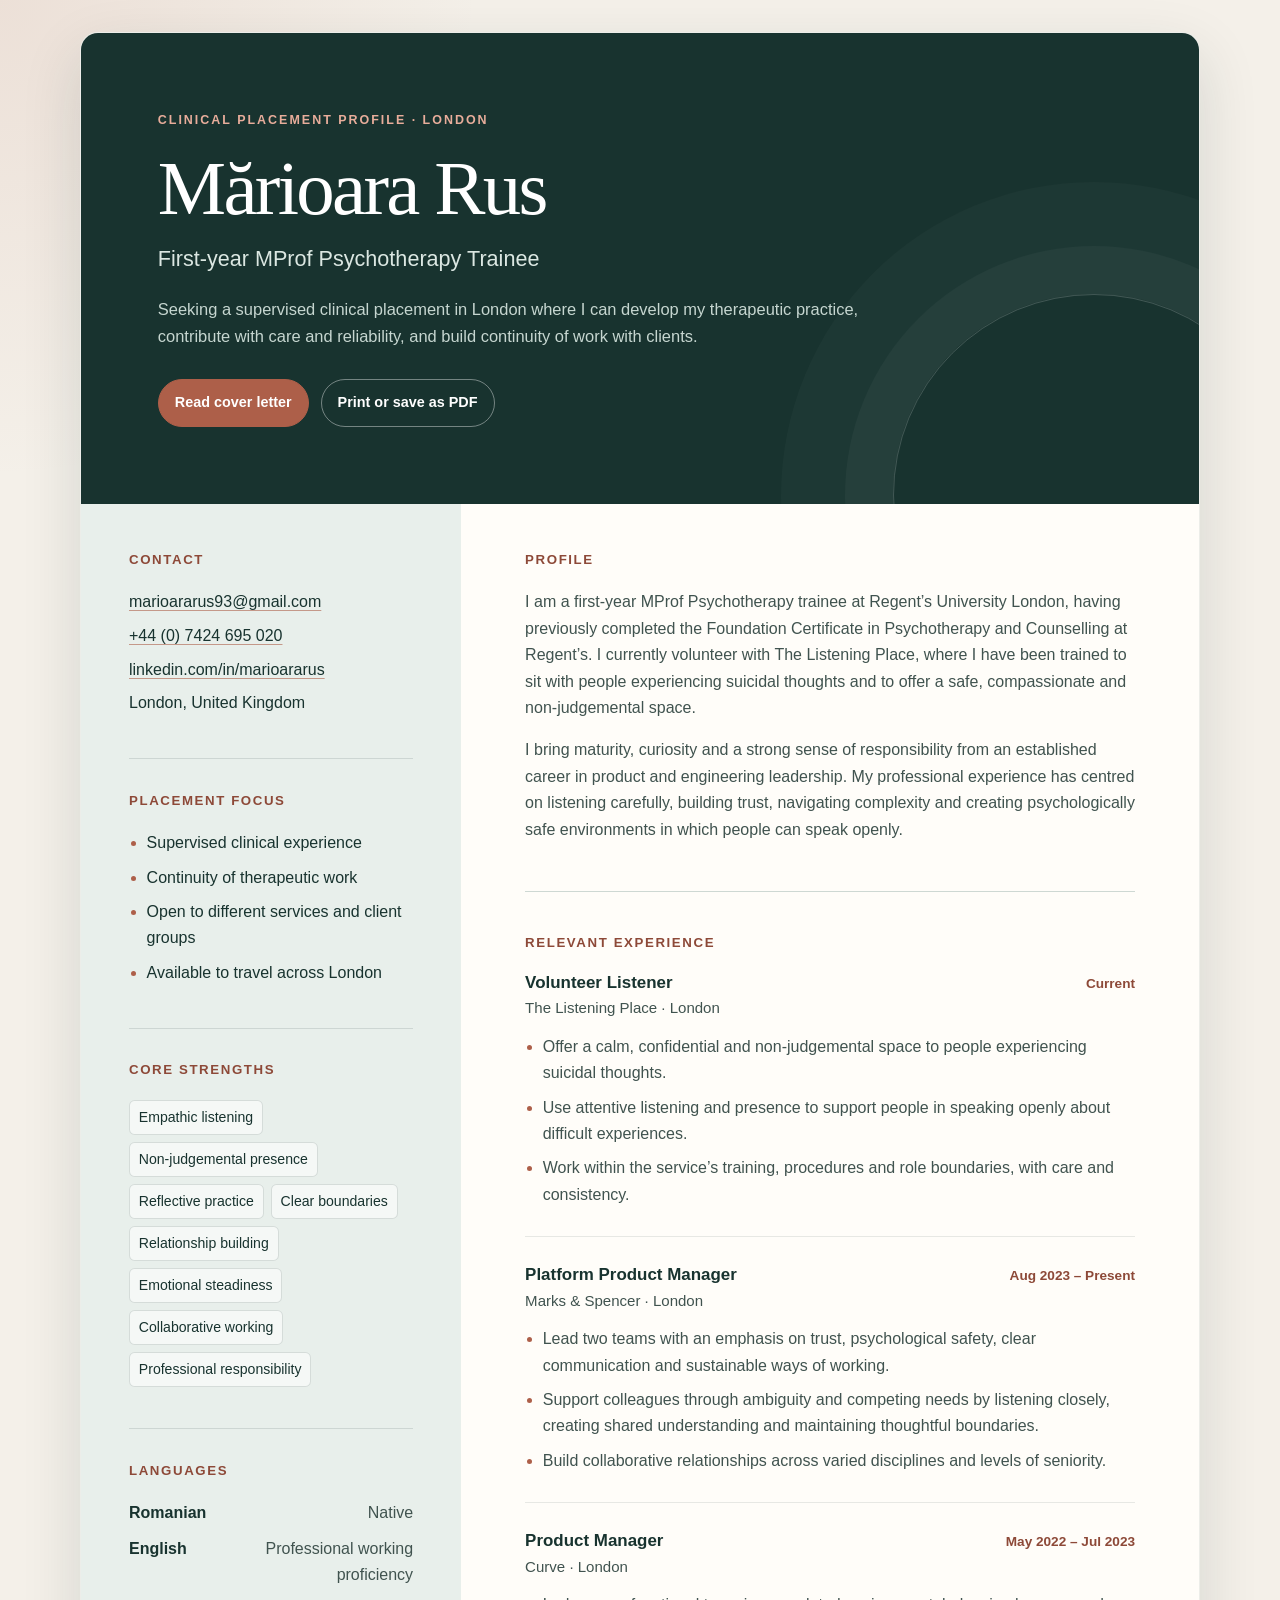
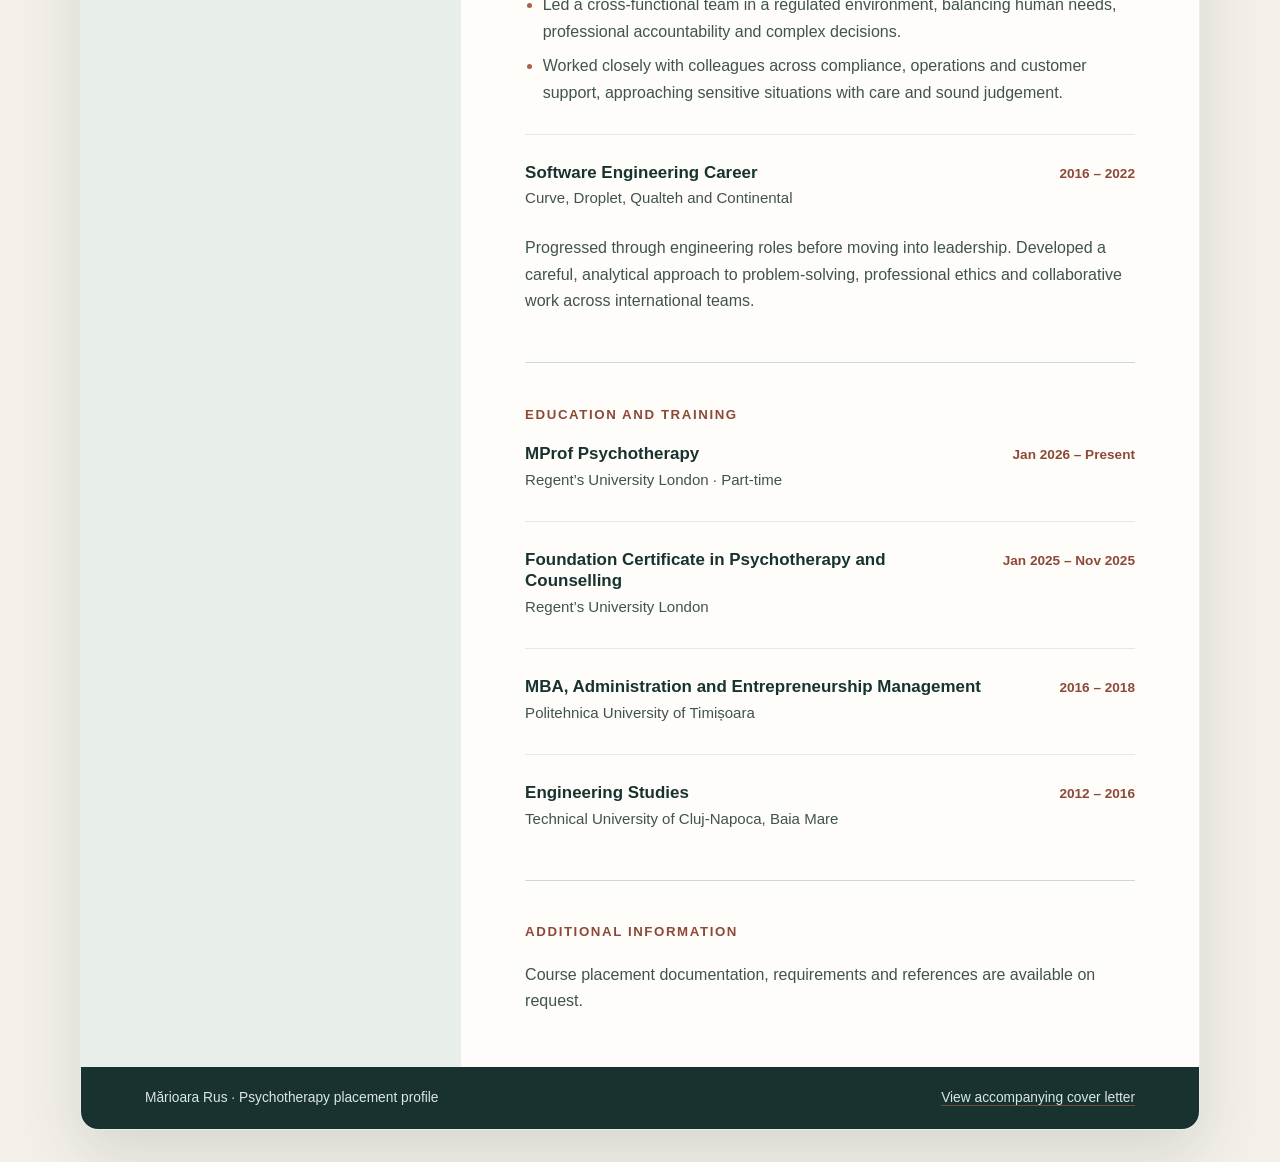
<file: index.html>
<!doctype html>
<html lang="en-GB">
<head>
  <meta charset="utf-8">
  <meta name="viewport" content="width=device-width, initial-scale=1">
  <meta name="description" content="Clinical placement profile for Mărioara Rus, a first-year MProf Psychotherapy trainee at Regent's University London.">
  <meta name="theme-color" content="#173f3a">
  <meta property="og:title" content="Mărioara Rus | Psychotherapy Placement Profile">
  <meta property="og:description" content="MProf Psychotherapy trainee seeking a clinical placement in London.">
  <meta property="og:type" content="profile">
  <title>M&#259;rioara Rus | Psychotherapy Placement Profile</title>
  <link rel="stylesheet" href="assets/css/styles.css">
</head>
<body>
  <a class="skip-link" href="#main-content">Skip to main content</a>

  <div class="page-shell">
    <header class="hero">
      <p class="eyebrow">Clinical placement profile &middot; London</p>
      <h1>M&#259;rioara Rus</h1>
      <p class="role">First-year MProf Psychotherapy Trainee</p>
      <p class="hero-summary">
        Seeking a supervised clinical placement in London where I can develop
        my therapeutic practice, contribute with care and reliability, and
        build continuity of work with clients.
      </p>
      <nav class="actions screen-only" aria-label="Document actions">
        <a class="button button-primary" href="cover-letter.html">Read cover letter</a>
        <button class="button button-secondary" type="button" onclick="window.print()">Print or save as PDF</button>
      </nav>
    </header>

    <div class="content-grid">
      <aside class="sidebar" aria-label="Contact details and key information">
        <section>
          <h2>Contact</h2>
          <address>
            <a href="mailto:marioararus93@gmail.com">marioararus93@gmail.com</a>
            <a href="tel:+447424695020">+44 (0) 7424 695 020</a>
            <a href="https://www.linkedin.com/in/marioararus/">linkedin.com/in/marioararus</a>
            <span>London, United Kingdom</span>
          </address>
        </section>

        <section>
          <h2>Placement focus</h2>
          <ul class="compact-list">
            <li>Supervised clinical experience</li>
            <li>Continuity of therapeutic work</li>
            <li>Open to different services and client groups</li>
            <li>Available to travel across London</li>
          </ul>
        </section>

        <section>
          <h2>Core strengths</h2>
          <ul class="tag-list" aria-label="Core strengths">
            <li>Empathic listening</li>
            <li>Non-judgemental presence</li>
            <li>Reflective practice</li>
            <li>Clear boundaries</li>
            <li>Relationship building</li>
            <li>Emotional steadiness</li>
            <li>Collaborative working</li>
            <li>Professional responsibility</li>
          </ul>
        </section>

        <section>
          <h2>Languages</h2>
          <dl class="language-list">
            <div>
              <dt>Romanian</dt>
              <dd>Native</dd>
            </div>
            <div>
              <dt>English</dt>
              <dd>Professional working proficiency</dd>
            </div>
          </dl>
        </section>
      </aside>

      <main id="main-content">
        <section class="main-section">
          <h2>Profile</h2>
          <p>
            I am a first-year MProf Psychotherapy trainee at Regent&rsquo;s
            University London, having previously completed the Foundation
            Certificate in Psychotherapy and Counselling at Regent&rsquo;s.
            I currently volunteer with The Listening Place, where I have been
            trained to sit with people experiencing suicidal thoughts and to
            offer a safe, compassionate and non-judgemental space.
          </p>
          <p>
            I bring maturity, curiosity and a strong sense of responsibility
            from an established career in product and engineering leadership.
            My professional experience has centred on listening carefully,
            building trust, navigating complexity and creating psychologically
            safe environments in which people can speak openly.
          </p>
        </section>

        <section class="main-section">
          <h2>Relevant experience</h2>

          <article class="timeline-item">
            <div class="item-heading">
              <div>
                <h3>Volunteer Listener</h3>
                <p class="organisation">The Listening Place &middot; London</p>
              </div>
              <p class="date">Current</p>
            </div>
            <ul>
              <li>Offer a calm, confidential and non-judgemental space to people experiencing suicidal thoughts.</li>
              <li>Use attentive listening and presence to support people in speaking openly about difficult experiences.</li>
              <li>Work within the service&rsquo;s training, procedures and role boundaries, with care and consistency.</li>
            </ul>
          </article>

          <article class="timeline-item">
            <div class="item-heading">
              <div>
                <h3>Platform Product Manager</h3>
                <p class="organisation">Marks &amp; Spencer &middot; London</p>
              </div>
              <p class="date">Aug 2023 &ndash; Present</p>
            </div>
            <ul>
              <li>Lead two teams with an emphasis on trust, psychological safety, clear communication and sustainable ways of working.</li>
              <li>Support colleagues through ambiguity and competing needs by listening closely, creating shared understanding and maintaining thoughtful boundaries.</li>
              <li>Build collaborative relationships across varied disciplines and levels of seniority.</li>
            </ul>
          </article>

          <article class="timeline-item">
            <div class="item-heading">
              <div>
                <h3>Product Manager</h3>
                <p class="organisation">Curve &middot; London</p>
              </div>
              <p class="date">May 2022 &ndash; Jul 2023</p>
            </div>
            <ul>
              <li>Led a cross-functional team in a regulated environment, balancing human needs, professional accountability and complex decisions.</li>
              <li>Worked closely with colleagues across compliance, operations and customer support, approaching sensitive situations with care and sound judgement.</li>
            </ul>
          </article>

          <article class="timeline-item condensed">
            <div class="item-heading">
              <div>
                <h3>Software Engineering Career</h3>
                <p class="organisation">Curve, Droplet, Qualteh and Continental</p>
              </div>
              <p class="date">2016 &ndash; 2022</p>
            </div>
            <p>
              Progressed through engineering roles before moving into
              leadership. Developed a careful, analytical approach to
              problem-solving, professional ethics and collaborative work
              across international teams.
            </p>
          </article>
        </section>

        <section class="main-section">
          <h2>Education and training</h2>

          <article class="education-item">
            <div>
              <h3>MProf Psychotherapy</h3>
              <p>Regent&rsquo;s University London &middot; Part-time</p>
            </div>
            <p class="date">Jan 2026 &ndash; Present</p>
          </article>

          <article class="education-item">
            <div>
              <h3>Foundation Certificate in Psychotherapy and Counselling</h3>
              <p>Regent&rsquo;s University London</p>
            </div>
            <p class="date">Jan 2025 &ndash; Nov 2025</p>
          </article>

          <article class="education-item">
            <div>
              <h3>MBA, Administration and Entrepreneurship Management</h3>
              <p>Politehnica University of Timi&#537;oara</p>
            </div>
            <p class="date">2016 &ndash; 2018</p>
          </article>

          <article class="education-item">
            <div>
              <h3>Engineering Studies</h3>
              <p>Technical University of Cluj-Napoca, Baia Mare</p>
            </div>
            <p class="date">2012 &ndash; 2016</p>
          </article>
        </section>

        <section class="main-section final-section">
          <h2>Additional information</h2>
          <p>
            Course placement documentation, requirements and references are
            available on request.
          </p>
        </section>
      </main>
    </div>

    <footer>
      <p>M&#259;rioara Rus &middot; Psychotherapy placement profile</p>
      <a class="screen-only" href="cover-letter.html">View accompanying cover letter</a>
    </footer>
  </div>
</body>
</html>
</file>
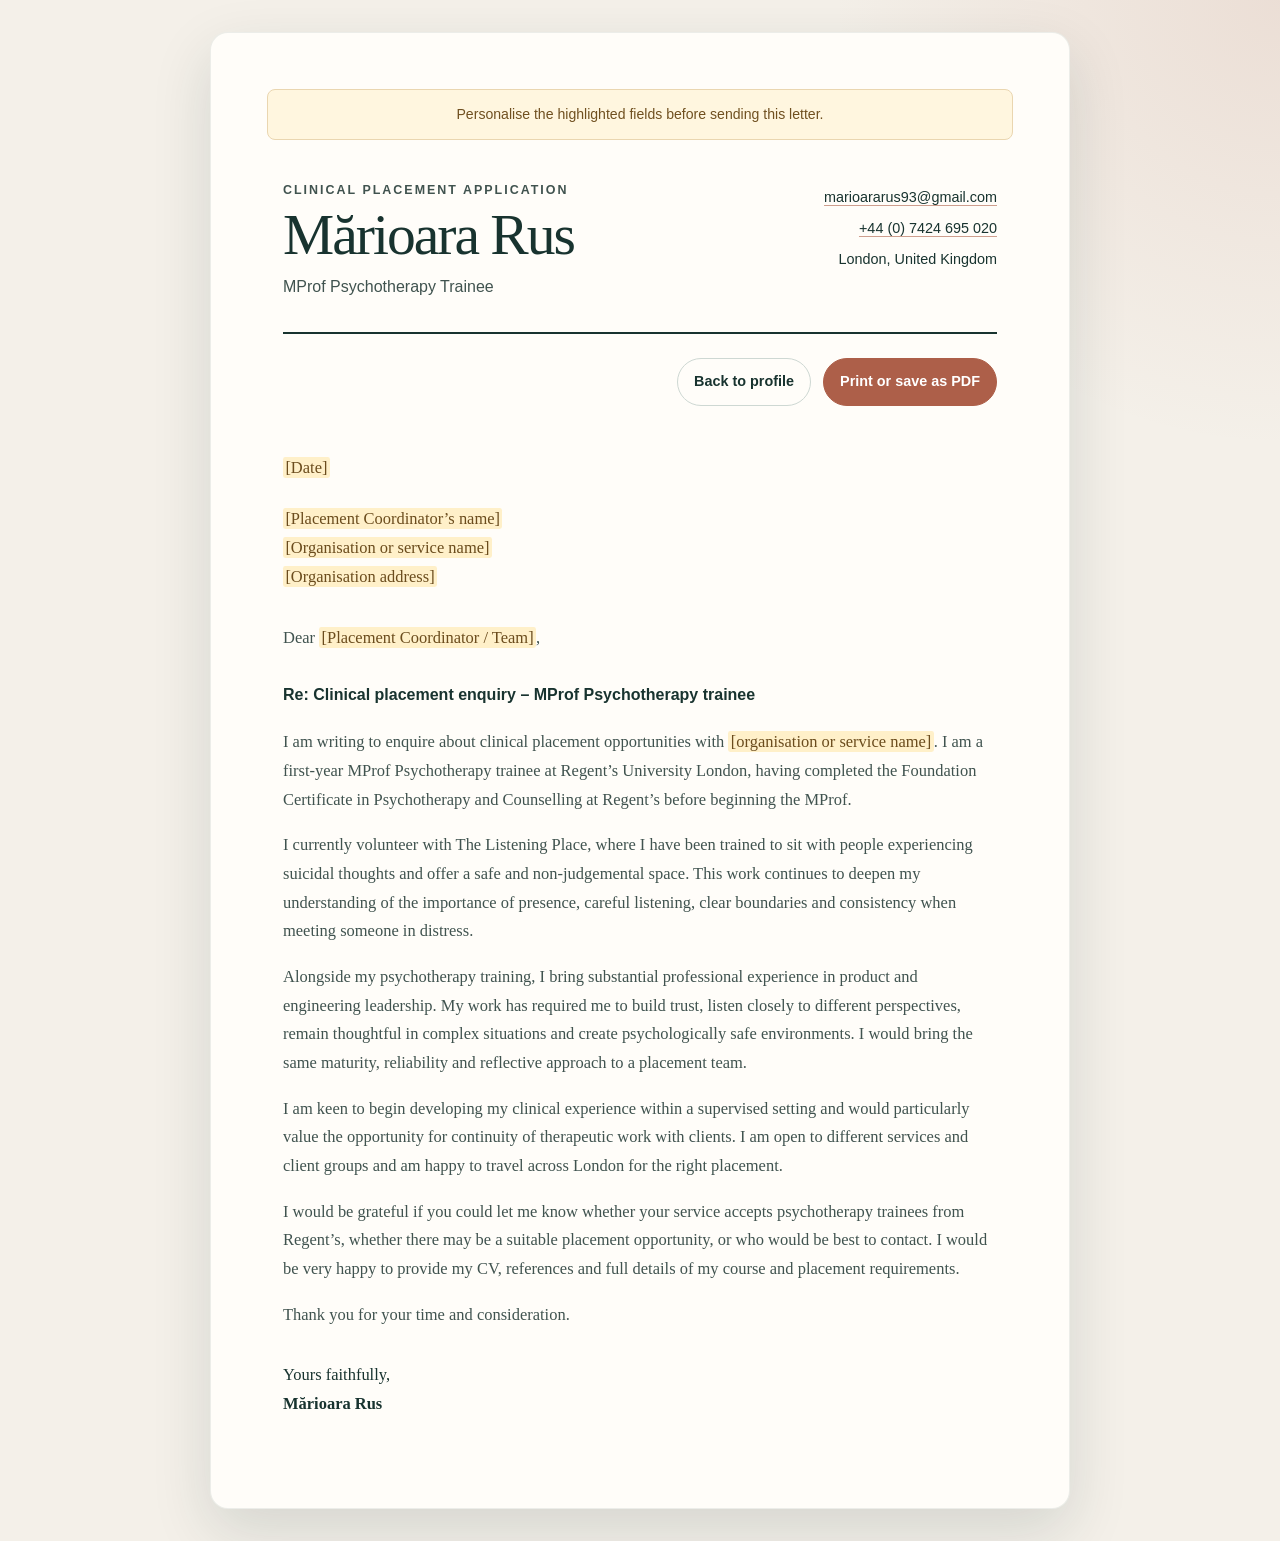
<file: cover-letter.html>
<!doctype html>
<html lang="en-GB">
<head>
  <meta charset="utf-8">
  <meta name="viewport" content="width=device-width, initial-scale=1">
  <meta name="description" content="Clinical placement cover letter for Mărioara Rus, MProf Psychotherapy trainee.">
  <meta name="theme-color" content="#173f3a">
  <title>M&#259;rioara Rus | Clinical Placement Cover Letter</title>
  <link rel="stylesheet" href="assets/css/styles.css">
</head>
<body class="letter-page">
  <a class="skip-link" href="#letter-content">Skip to letter</a>

  <div class="letter-shell">
    <div class="editing-note screen-only">
      Personalise the highlighted fields before sending this letter.
    </div>

    <header class="letter-header">
      <div>
        <p class="eyebrow">Clinical placement application</p>
        <h1>M&#259;rioara Rus</h1>
        <p>MProf Psychotherapy Trainee</p>
      </div>
      <address>
        <a href="mailto:marioararus93@gmail.com">marioararus93@gmail.com</a>
        <a href="tel:+447424695020">+44 (0) 7424 695 020</a>
        <span>London, United Kingdom</span>
      </address>
    </header>

    <nav class="actions letter-actions screen-only" aria-label="Document actions">
      <a class="button button-secondary" href="index.html">Back to profile</a>
      <button class="button button-primary" type="button" onclick="window.print()">Print or save as PDF</button>
    </nav>

    <main class="letter-content" id="letter-content">
      <div class="letter-meta">
        <p><span class="placeholder">[Date]</span></p>
        <p>
          <span class="placeholder">[Placement Coordinator&rsquo;s name]</span><br>
          <span class="placeholder">[Organisation or service name]</span><br>
          <span class="placeholder">[Organisation address]</span>
        </p>
      </div>

      <p>Dear <span class="placeholder">[Placement Coordinator / Team]</span>,</p>

      <h2>Re: Clinical placement enquiry &ndash; MProf Psychotherapy trainee</h2>

      <p>
        I am writing to enquire about clinical placement opportunities with
        <span class="placeholder">[organisation or service name]</span>. I am
        a first-year MProf Psychotherapy trainee at Regent&rsquo;s University
        London, having completed the Foundation Certificate in Psychotherapy
        and Counselling at Regent&rsquo;s before beginning the MProf.
      </p>

      <p>
        I currently volunteer with The Listening Place, where I have been
        trained to sit with people experiencing suicidal thoughts and offer a
        safe and non-judgemental space. This work continues to deepen my
        understanding of the importance of presence, careful listening, clear
        boundaries and consistency when meeting someone in distress.
      </p>

      <p>
        Alongside my psychotherapy training, I bring substantial professional
        experience in product and engineering leadership. My work has required
        me to build trust, listen closely to different perspectives, remain
        thoughtful in complex situations and create psychologically safe
        environments. I would bring the same maturity, reliability and
        reflective approach to a placement team.
      </p>

      <p>
        I am keen to begin developing my clinical experience within a
        supervised setting and would particularly value the opportunity for
        continuity of therapeutic work with clients. I am open to different
        services and client groups and am happy to travel across London for the
        right placement.
      </p>

      <p>
        I would be grateful if you could let me know whether your service
        accepts psychotherapy trainees from Regent&rsquo;s, whether there may
        be a suitable placement opportunity, or who would be best to contact.
        I would be very happy to provide my CV, references and full details of
        my course and placement requirements.
      </p>

      <p>Thank you for your time and consideration.</p>

      <p class="sign-off">
        Yours faithfully,<br>
        <strong>M&#259;rioara Rus</strong>
      </p>
    </main>
  </div>
</body>
</html>
</file>
<file: assets/css/styles.css>
:root {
  --ink: #18332f;
  --ink-soft: #40534f;
  --accent: #ad5f49;
  --accent-dark: #8d4938;
  --paper: #f4f0e9;
  --surface: #fffdf9;
  --surface-muted: #e8efeb;
  --line: #ced8d3;
  --white: #ffffff;
  --shadow: 0 22px 60px rgba(24, 51, 47, 0.14);
  --radius: 18px;
}

* {
  box-sizing: border-box;
}

html {
  color-scheme: light;
  font-size: 16px;
  scroll-behavior: smooth;
}

body {
  margin: 0;
  background:
    radial-gradient(circle at top left, rgba(173, 95, 73, 0.11), transparent 30rem),
    var(--paper);
  color: var(--ink);
  font-family: "Avenir Next", Avenir, "Segoe UI", Helvetica, Arial, sans-serif;
  font-size: 1rem;
  line-height: 1.65;
  -webkit-font-smoothing: antialiased;
}

a {
  color: inherit;
  text-decoration-color: rgba(173, 95, 73, 0.6);
  text-underline-offset: 0.2em;
}

a:hover {
  color: var(--accent-dark);
}

button,
a {
  transition: color 160ms ease, background-color 160ms ease, border-color 160ms ease, transform 160ms ease;
}

button:focus-visible,
a:focus-visible {
  outline: 3px solid var(--accent);
  outline-offset: 3px;
}

p,
ul,
dl {
  margin-top: 0;
}

h1,
h2,
h3 {
  margin-top: 0;
  line-height: 1.2;
}

h1 {
  margin-bottom: 0.35rem;
  font-family: Georgia, "Times New Roman", serif;
  font-size: clamp(2.7rem, 7vw, 4.8rem);
  font-weight: 500;
  letter-spacing: -0.035em;
}

h2 {
  margin-bottom: 1.35rem;
  color: var(--accent-dark);
  font-size: 0.83rem;
  font-weight: 750;
  letter-spacing: 0.12em;
  text-transform: uppercase;
}

h3 {
  margin-bottom: 0.2rem;
  font-size: 1.06rem;
}

.skip-link {
  position: fixed;
  z-index: 10;
  top: 0.75rem;
  left: 0.75rem;
  padding: 0.65rem 0.9rem;
  transform: translateY(-180%);
  border-radius: 0.4rem;
  background: var(--white);
}

.skip-link:focus {
  transform: translateY(0);
}

.page-shell,
.letter-shell {
  width: min(1120px, calc(100% - 2rem));
  margin: 2rem auto;
  overflow: hidden;
  border: 1px solid rgba(24, 51, 47, 0.08);
  border-radius: var(--radius);
  background: var(--surface);
  box-shadow: var(--shadow);
}

.hero {
  position: relative;
  padding: clamp(2.5rem, 6vw, 5rem);
  overflow: hidden;
  background: var(--ink);
  color: var(--white);
}

.hero::after {
  position: absolute;
  right: -6rem;
  bottom: -12rem;
  width: 25rem;
  height: 25rem;
  border: 1px solid rgba(255, 255, 255, 0.18);
  border-radius: 50%;
  box-shadow:
    0 0 0 3rem rgba(255, 255, 255, 0.035),
    0 0 0 7rem rgba(255, 255, 255, 0.025);
  content: "";
}

.hero > * {
  position: relative;
  z-index: 1;
}

.eyebrow {
  margin-bottom: 0.8rem;
  color: var(--accent);
  font-size: 0.78rem;
  font-weight: 750;
  letter-spacing: 0.16em;
  text-transform: uppercase;
}

.hero .eyebrow {
  color: #e8ad9b;
}

.role {
  margin-bottom: 1.2rem;
  color: #dbe7e2;
  font-size: clamp(1.1rem, 2vw, 1.35rem);
}

.hero-summary {
  max-width: 47rem;
  margin-bottom: 1.8rem;
  color: #c6d6d0;
  font-size: 1.03rem;
}

.actions {
  display: flex;
  flex-wrap: wrap;
  gap: 0.75rem;
}

.button {
  display: inline-flex;
  min-height: 2.75rem;
  align-items: center;
  justify-content: center;
  padding: 0.7rem 1rem;
  border: 1px solid transparent;
  border-radius: 999px;
  cursor: pointer;
  font: inherit;
  font-size: 0.9rem;
  font-weight: 700;
  text-decoration: none;
}

.button:hover {
  transform: translateY(-1px);
  text-decoration: none;
}

.button-primary {
  border-color: var(--accent);
  background: var(--accent);
  color: var(--white);
}

.button-primary:hover {
  border-color: var(--accent-dark);
  background: var(--accent-dark);
  color: var(--white);
}

.button-secondary {
  border-color: rgba(255, 255, 255, 0.4);
  background: transparent;
  color: inherit;
}

.button-secondary:hover {
  border-color: currentColor;
  color: inherit;
}

.content-grid {
  display: grid;
  grid-template-columns: minmax(15rem, 0.34fr) minmax(0, 0.66fr);
}

.sidebar {
  padding: 3rem clamp(1.5rem, 4vw, 3rem);
  background: var(--surface-muted);
}

.sidebar section + section {
  margin-top: 2.6rem;
  padding-top: 2.1rem;
  border-top: 1px solid rgba(24, 51, 47, 0.13);
}

address {
  display: grid;
  gap: 0.45rem;
  font-style: normal;
}

.compact-list,
.timeline-item ul {
  padding-left: 1.1rem;
}

.compact-list li + li,
.timeline-item li + li {
  margin-top: 0.5rem;
}

li::marker {
  color: var(--accent);
}

.tag-list {
  display: flex;
  flex-wrap: wrap;
  gap: 0.45rem;
  padding: 0;
  list-style: none;
}

.tag-list li {
  padding: 0.3rem 0.55rem;
  border: 1px solid rgba(24, 51, 47, 0.14);
  border-radius: 0.35rem;
  background: rgba(255, 255, 255, 0.55);
  font-size: 0.88rem;
}

.language-list {
  margin-bottom: 0;
}

.language-list div {
  display: flex;
  justify-content: space-between;
  gap: 1rem;
}

.language-list div + div {
  margin-top: 0.55rem;
}

.language-list dt {
  font-weight: 700;
}

.language-list dd {
  margin: 0;
  color: var(--ink-soft);
  text-align: right;
}

main {
  min-width: 0;
  padding: 3rem clamp(1.5rem, 5vw, 4rem);
}

.main-section + .main-section {
  margin-top: 3rem;
  padding-top: 2.7rem;
  border-top: 1px solid var(--line);
}

.main-section > p {
  color: var(--ink-soft);
}

.main-section > p:last-child {
  margin-bottom: 0;
}

.timeline-item + .timeline-item,
.education-item + .education-item {
  margin-top: 1.75rem;
  padding-top: 1.75rem;
  border-top: 1px solid rgba(24, 51, 47, 0.1);
}

.item-heading,
.education-item {
  display: flex;
  align-items: flex-start;
  justify-content: space-between;
  gap: 1.5rem;
}

.organisation,
.education-item p {
  margin-bottom: 0.8rem;
  color: var(--ink-soft);
  font-size: 0.94rem;
}

.date {
  flex: 0 0 auto;
  color: var(--accent-dark) !important;
  font-size: 0.85rem !important;
  font-weight: 700;
  white-space: nowrap;
}

.timeline-item ul,
.timeline-item > p {
  margin-bottom: 0;
  color: var(--ink-soft);
}

.condensed .item-heading {
  margin-bottom: 0.7rem;
}

.education-item h3 {
  margin-bottom: 0.25rem;
}

.education-item p {
  margin-bottom: 0;
}

.final-section {
  padding-bottom: 0.25rem;
}

.page-shell > footer {
  display: flex;
  align-items: center;
  justify-content: space-between;
  gap: 1rem;
  padding: 1.25rem clamp(1.5rem, 5vw, 4rem);
  background: var(--ink);
  color: #dbe7e2;
  font-size: 0.86rem;
}

.page-shell > footer p {
  margin: 0;
}

.letter-page {
  background:
    radial-gradient(circle at top right, rgba(173, 95, 73, 0.12), transparent 28rem),
    var(--paper);
}

.letter-shell {
  max-width: 860px;
  padding: clamp(1.5rem, 6vw, 4.5rem);
  overflow: visible;
}

.editing-note {
  margin: -1rem -1rem 2.5rem;
  padding: 0.8rem 1rem;
  border: 1px solid #ead6b0;
  border-radius: 0.5rem;
  background: #fff6df;
  color: #705020;
  font-size: 0.88rem;
  text-align: center;
}

.letter-header {
  display: flex;
  align-items: flex-start;
  justify-content: space-between;
  gap: 2rem;
  padding-bottom: 2rem;
  border-bottom: 2px solid var(--ink);
}

.letter-header h1 {
  margin-bottom: 0.25rem;
  font-size: clamp(2.2rem, 7vw, 3.6rem);
}

.letter-header p {
  margin: 0;
  color: var(--ink-soft);
}

.letter-header address {
  padding-top: 0.4rem;
  font-size: 0.9rem;
  text-align: right;
}

.letter-actions {
  margin: 1.5rem 0 0;
  justify-content: flex-end;
}

.letter-actions .button-secondary {
  border-color: var(--line);
}

.letter-content {
  max-width: none;
  padding: 3rem 0 0;
  color: var(--ink-soft);
  font-family: Georgia, "Times New Roman", serif;
  font-size: 1.03rem;
  line-height: 1.75;
}

.letter-content h2 {
  margin: 2rem 0 1.5rem;
  color: var(--ink);
  font-family: "Avenir Next", Avenir, "Segoe UI", Helvetica, Arial, sans-serif;
  font-size: 1rem;
  letter-spacing: 0;
  text-transform: none;
}

.letter-meta {
  margin-bottom: 2rem;
}

.letter-meta p {
  margin-bottom: 1.4rem;
}

.placeholder {
  padding: 0.05rem 0.15rem;
  border-radius: 0.15rem;
  background: #fff0c9;
  color: #6b4c1d;
}

.sign-off {
  margin-top: 2rem;
  color: var(--ink);
}

@media (max-width: 760px) {
  .page-shell,
  .letter-shell {
    width: min(100%, calc(100% - 1rem));
    margin: 0.5rem auto;
    border-radius: 0.75rem;
  }

  .content-grid {
    grid-template-columns: 1fr;
  }

  .sidebar {
    order: 2;
  }

  .item-heading,
  .education-item,
  .letter-header {
    display: block;
  }

  .date {
    margin-top: 0.4rem;
    white-space: normal;
  }

  .letter-header address {
    margin-top: 1.5rem;
    text-align: left;
  }

  .letter-actions {
    justify-content: flex-start;
  }
}

@media print {
  @page {
    size: A4;
    margin: 10mm;
  }

  html {
    font-size: 10.5px;
  }

  body {
    background: var(--white);
    print-color-adjust: exact;
    -webkit-print-color-adjust: exact;
  }

  .screen-only,
  .skip-link {
    display: none !important;
  }

  .page-shell,
  .letter-shell {
    width: 100%;
    margin: 0;
    border: 0;
    border-radius: 0;
    box-shadow: none;
  }

  .hero {
    padding: 2.3rem 2.8rem;
  }

  .hero::after {
    display: none;
  }

  .hero-summary {
    margin-bottom: 0;
  }

  .sidebar,
  main {
    padding: 2rem 2.5rem;
  }

  .sidebar section + section {
    margin-top: 1.7rem;
    padding-top: 1.4rem;
  }

  .main-section + .main-section {
    margin-top: 1.9rem;
    padding-top: 1.7rem;
  }

  .timeline-item + .timeline-item,
  .education-item + .education-item {
    margin-top: 1.1rem;
    padding-top: 1.1rem;
  }

  .timeline-item,
  .education-item,
  .main-section {
    break-inside: avoid;
  }

  .page-shell > footer {
    padding: 0.8rem 2.5rem;
  }

  .letter-shell {
    padding: 5mm 8mm;
  }

  .letter-header {
    padding-bottom: 1.5rem;
  }

  .letter-content {
    padding-top: 2rem;
    font-size: 10.8pt;
    line-height: 1.55;
  }

  .letter-content p {
    orphans: 3;
    widows: 3;
  }

  .placeholder {
    padding: 0;
    background: transparent;
    color: inherit;
  }
}
</file>
